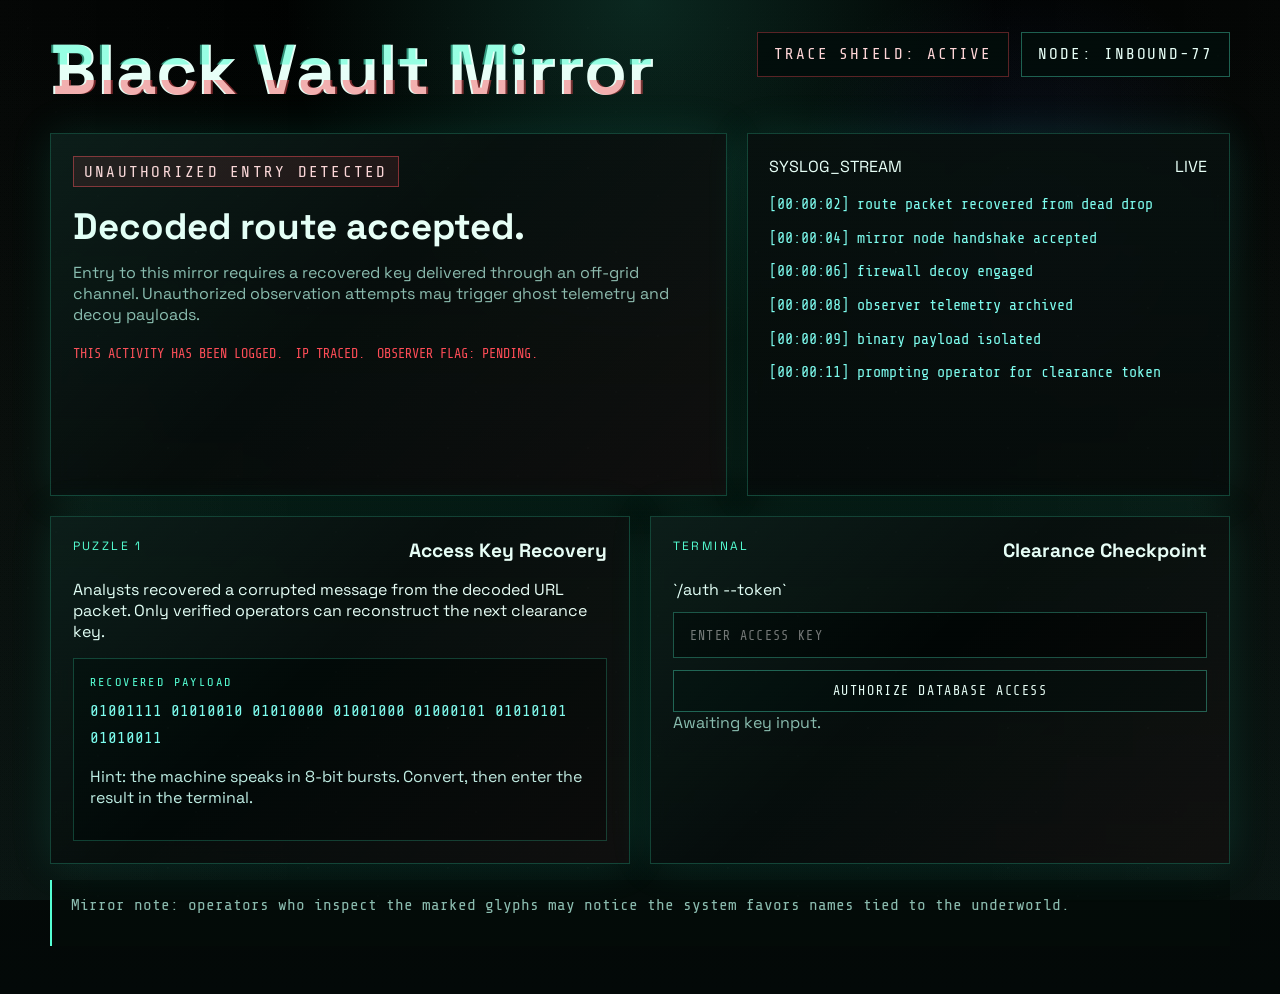
<file: index.html>
<!DOCTYPE html>
<html lang="en">
<head>
  <meta charset="UTF-8">
  <meta name="viewport" content="width=device-width, initial-scale=1.0">
  <title>Restricted Node :: Entry</title>
  <link rel="preconnect" href="https://fonts.googleapis.com">
  <link rel="preconnect" href="https://fonts.gstatic.com" crossorigin>
  <link href="https://fonts.googleapis.com/css2?family=Space+Grotesk:wght@400;500;700&family=Share+Tech+Mono&display=swap" rel="stylesheet">
  <link rel="stylesheet" href="styles.css">
</head>
<body data-page="entry">
  <div class="screen-noise" aria-hidden="true"></div>
  <div class="scanlines" aria-hidden="true"></div>

  <div class="loading-overlay" id="loading-overlay">
    <div class="loading-box">
      <p class="loading-label glitch" data-text="SECURE HANDSHAKE">SECURE HANDSHAKE</p>
      <p class="loading-message" id="loading-message">Decrypting recovered route...</p>
      <div class="loading-bar">
        <span id="loading-progress"></span>
      </div>
    </div>
  </div>

  <main class="page-shell">
    <header class="topbar">
      <div>
        <h1 class="glitch" data-text="Black Vault Mirror">Black Vault Mirror</h1>
      </div>
      <div class="status-cluster">
        <span class="status-pill danger">Trace Shield: Active</span>
        <span class="status-pill">Node: INBOUND-77</span>
      </div>
    </header>

    <section class="hero-grid">
      <article class="hero-card">
        <p class="hero-alert" id="entry-status">ACCESS GRANTED</p>
        <h2>Decoded route accepted.</h2>
        <p class="muted">
          Entry to this mirror requires a recovered key delivered through an off-grid channel.
          Unauthorized observation attempts may trigger ghost telemetry and decoy payloads.
        </p>
        <div class="warning-strip">
          <span>This activity has been logged.</span>
          <span>IP traced.</span>
          <span>Observer flag: pending.</span>
        </div>
      </article>

      <aside class="terminal-card">
        <div class="terminal-header">
          <span>SYSLOG_STREAM</span>
          <span class="blinker">LIVE</span>
        </div>
        <div class="terminal-feed" id="entry-log" aria-live="polite"></div>
      </aside>
    </section>

    <section class="content-grid">
      <article class="panel">
        <div class="panel-heading">
          <p class="eyebrow">Puzzle 1</p>
          <h3>Access Key Recovery</h3>
        </div>
        <p>
          Analysts recovered a corrupted message from the decoded URL packet.
          Only verified operators can reconstruct the next clearance key.
        </p>
        <div class="cipher-box">
          <p class="label">Recovered Payload</p>
          <code id="cipher-text">01001111 01010010 01010000 01001000 01000101 01010101 01010011</code>
          <p class="hint">
            Hint: the machine speaks in 8-bit bursts. Convert, then enter the result in the terminal.
          </p>
        </div>
      </article>

      <article class="panel">
        <div class="panel-heading">
          <p class="eyebrow">Terminal</p>
          <h3>Clearance Checkpoint</h3>
        </div>
        <form id="access-form" class="terminal-form">
          <label for="access-code">`/auth --token`</label>
          <input id="access-code" name="access-code" type="text" autocomplete="off" spellcheck="false" placeholder="ENTER ACCESS KEY">
          <button type="submit" class="primary-btn">Authorize Database Access</button>
        </form>
        <p class="form-message" id="access-message">Awaiting key input.</p>
      </article>
    </section>

    <section class="footer-note">
      <p>
        Mirror note: operators who inspect the marked glyphs may notice the system favors names tied to the underworld.
      </p>
    </section>
  </main>

  <script src="script.js"></script>
</body>
</html>
</file>
<file: styles.css>
:root {
  --bg: #040705;
  --bg-soft: #0b1412;
  --panel: rgba(8, 16, 14, 0.82);
  --panel-strong: rgba(4, 12, 10, 0.94);
  --line: rgba(67, 255, 200, 0.22);
  --glow: #55ffd4;
  --glow-strong: #7efef0;
  --danger: #ff4d57;
  --warning: #ffc14d;
  --text: #e7fff7;
  --muted: #8bbcaf;
  --shadow: 0 0 40px rgba(38, 231, 182, 0.12);
}

* {
  box-sizing: border-box;
}

html {
  scroll-behavior: smooth;
}

body {
  margin: 0;
  min-height: 100vh;
  font-family: "Space Grotesk", sans-serif;
  color: var(--text);
  background:
    radial-gradient(circle at top, rgba(51, 188, 152, 0.2), transparent 30%),
    radial-gradient(circle at 80% 20%, rgba(91, 122, 255, 0.1), transparent 18%),
    linear-gradient(180deg, #010302 0%, #040705 45%, #030908 100%);
  overflow-x: hidden;
}

body::before {
  content: "";
  position: fixed;
  inset: 0;
  background:
    linear-gradient(90deg, rgba(255, 255, 255, 0.02), transparent 25%, transparent 75%, rgba(255, 255, 255, 0.02)),
    linear-gradient(180deg, transparent, rgba(85, 255, 212, 0.035));
  pointer-events: none;
}

.screen-noise,
.scanlines {
  position: fixed;
  inset: 0;
  pointer-events: none;
  z-index: 10;
}

.screen-noise {
  opacity: 0.055;
  background-image:
    radial-gradient(circle at 20% 20%, rgba(255, 255, 255, 0.3) 0 1px, transparent 1px),
    radial-gradient(circle at 70% 40%, rgba(255, 255, 255, 0.22) 0 1px, transparent 1px),
    radial-gradient(circle at 40% 80%, rgba(255, 255, 255, 0.22) 0 1px, transparent 1px);
  background-size: 140px 140px;
  animation: drift 16s linear infinite;
}

.scanlines {
  background: repeating-linear-gradient(
    to bottom,
    rgba(255, 255, 255, 0.04) 0,
    rgba(255, 255, 255, 0.04) 1px,
    transparent 1px,
    transparent 4px
  );
  opacity: 0.06;
}

.loading-overlay {
  position: fixed;
  inset: 0;
  display: grid;
  place-items: center;
  background: rgba(1, 4, 3, 0.96);
  z-index: 30;
  transition: opacity 0.5s ease, visibility 0.5s ease;
}

.loading-overlay.hidden,
.mission-overlay.hidden {
  opacity: 0;
  visibility: hidden;
}

.mission-overlay {
  position: fixed;
  inset: 0;
  display: grid;
  place-items: center;
  background: rgba(1, 4, 3, 0.9);
  z-index: 25;
  transition: opacity 0.35s ease, visibility 0.35s ease;
}

.loading-box,
.mission-card,
.panel,
.hero-card,
.terminal-card,
.banner-panel {
  border: 1px solid var(--line);
  box-shadow: var(--shadow);
}

.loading-box {
  width: min(92vw, 540px);
  padding: 2rem;
  background: var(--panel-strong);
  text-align: center;
}

.mission-card {
  width: min(92vw, 560px);
  padding: 2rem;
  background: var(--panel-strong);
  text-align: center;
}

.loading-label,
.terminal-feed,
code,
.terminal-form input,
.detail-list,
.log-stack,
.notes-list,
.records-table,
.footer-note,
.label,
.record-meta {
  font-family: "Share Tech Mono", monospace;
}

.loading-message,
.muted,
.form-message,
.record-meta,
.notes-list,
.log-stack,
.footer-note {
  color: var(--muted);
}

.loading-bar {
  margin-top: 1.25rem;
  height: 10px;
  border: 1px solid var(--line);
  overflow: hidden;
}

.loading-bar span {
  display: block;
  width: 0;
  height: 100%;
  background: linear-gradient(90deg, var(--glow), var(--glow-strong));
  box-shadow: 0 0 18px rgba(126, 254, 240, 0.6);
  transition: width 0.35s ease;
}

.page-shell {
  width: min(1180px, calc(100vw - 2rem));
  margin: 0 auto;
  padding: 2rem 0 3rem;
  position: relative;
  z-index: 1;
}

.topbar,
.hero-grid,
.content-grid,
.dashboard-grid,
.dossier-grid {
  display: grid;
  gap: 1.25rem;
}

.topbar {
  grid-template-columns: 1fr auto;
  align-items: start;
  margin-bottom: 1.5rem;
}

.status-cluster {
  display: flex;
  flex-wrap: wrap;
  gap: 0.75rem;
  justify-content: flex-end;
}

.eyebrow,
.label {
  text-transform: uppercase;
  letter-spacing: 0.2em;
  font-size: 0.75rem;
  margin: 0 0 0.55rem;
  color: var(--glow);
}

h1,
h2,
h3,
h4,
p {
  margin-top: 0;
}

h1 {
  font-size: clamp(2rem, 8vw, 4.4rem);
  margin-bottom: 0;
  line-height: 1.1;
}

h2 {
  font-size: clamp(1.4rem, 3vw, 2.3rem);
  margin-bottom: 0.75rem;
}

h3 {
  font-size: 1.2rem;
  margin-bottom: 0;
}

.hero-grid {
  grid-template-columns: 1.4fr 1fr;
  margin-bottom: 1.25rem;
}

.hero-card,
.terminal-card,
.panel,
.banner-panel {
  background: linear-gradient(180deg, rgba(8, 17, 15, 0.94), rgba(7, 13, 12, 0.82));
  backdrop-filter: blur(10px);
  padding: 1.35rem;
  position: relative;
  overflow: hidden;
}

.hero-card::after,
.panel::after,
.banner-panel::after {
  content: "";
  position: absolute;
  inset: 0;
  background: linear-gradient(135deg, rgba(85, 255, 212, 0.06), transparent 45%, rgba(255, 77, 87, 0.04));
  pointer-events: none;
}

.hero-alert {
  display: inline-flex;
  align-items: center;
  gap: 0.5rem;
  padding: 0.35rem 0.65rem;
  border: 1px solid rgba(255, 77, 87, 0.45);
  color: #ffd6d8;
  background: rgba(255, 77, 87, 0.1);
  font-family: "Share Tech Mono", monospace;
  letter-spacing: 0.14em;
  text-transform: uppercase;
}

.hero-alert.success {
  border-color: rgba(85, 255, 212, 0.4);
  color: var(--glow-strong);
  background: rgba(85, 255, 212, 0.08);
}

.hero-alert.warning {
  border-color: rgba(255, 193, 77, 0.5);
  color: #ffe1a8;
  background: rgba(255, 193, 77, 0.08);
}

.warning-strip {
  display: flex;
  flex-wrap: wrap;
  gap: 0.75rem;
  margin-top: 1.3rem;
  color: var(--danger);
  font-family: "Share Tech Mono", monospace;
  text-transform: uppercase;
  font-size: 0.85rem;
}

.terminal-header,
.panel-heading {
  display: flex;
  justify-content: space-between;
  align-items: end;
  gap: 1rem;
  margin-bottom: 1rem;
}

.terminal-feed {
  min-height: 280px;
  max-height: 340px;
  overflow: auto;
  color: var(--glow-strong);
  font-size: 0.94rem;
  line-height: 1.6;
  padding-right: 0.5rem;
}

.terminal-feed p {
  margin-bottom: 0.6rem;
}

.content-grid,
.dossier-grid {
  grid-template-columns: repeat(2, minmax(0, 1fr));
}

.cipher-box {
  margin-top: 1rem;
  padding: 1rem;
  background: rgba(2, 9, 8, 0.8);
  border: 1px solid var(--line);
}

code {
  display: block;
  color: var(--glow-strong);
  line-height: 1.7;
  word-break: break-word;
}

.hint {
  margin-top: 0.85rem;
  color: #bfeee4;
}

.terminal-form {
  display: grid;
  gap: 0.75rem;
}

.terminal-form input {
  width: 100%;
  background: rgba(1, 6, 5, 0.9);
  border: 1px solid rgba(85, 255, 212, 0.3);
  color: var(--text);
  padding: 0.9rem 1rem;
  outline: none;
  text-transform: uppercase;
  letter-spacing: 0.1em;
}

.terminal-form input:focus {
  border-color: var(--glow);
  box-shadow: 0 0 0 3px rgba(85, 255, 212, 0.12);
}

.primary-btn,
.status-pill {
  border: 1px solid rgba(85, 255, 212, 0.35);
  background: rgba(3, 14, 11, 0.92);
  color: var(--text);
  padding: 0.78rem 1rem;
  text-decoration: none;
  text-transform: uppercase;
  letter-spacing: 0.12em;
  font-family: "Share Tech Mono", monospace;
}

.primary-btn {
  cursor: pointer;
  transition: transform 0.2s ease, box-shadow 0.2s ease, border-color 0.2s ease;
}

.primary-btn:hover,
.primary-btn:focus-visible,
.link-pill:hover,
.link-pill:focus-visible {
  transform: translateY(-1px);
  border-color: var(--glow);
  box-shadow: 0 0 24px rgba(85, 255, 212, 0.18);
}

.inline-btn {
  display: inline-flex;
  align-items: center;
  justify-content: center;
}

.form-message {
  min-height: 1.5em;
}

.banner-panel {
  display: flex;
  justify-content: space-between;
  align-items: end;
  gap: 1rem;
  margin-bottom: 1.25rem;
}

.dashboard-grid {
  grid-template-columns: repeat(2, minmax(0, 1fr));
}

.wide-panel {
  grid-column: span 2;
}

.evidence-actions {
  display: flex;
  flex-wrap: wrap;
  gap: 0.75rem;
  margin: 1rem 0;
}

.pdf-frame {
  width: 100%;
  min-height: 720px;
  border: 1px solid rgba(85, 255, 212, 0.18);
  background: rgba(3, 10, 8, 0.9);
}

.record-list,
.detail-list,
.notes-list {
  list-style: none;
  padding: 0;
  margin: 0;
}

.record-item,
.detail-list li,
.records-row,
.records-head {
  display: grid;
  gap: 1rem;
}

.record-item {
  grid-template-columns: 1fr auto;
  padding: 0.9rem 0;
  border-bottom: 1px solid rgba(85, 255, 212, 0.12);
}

.clue-hover {
  position: relative;
  cursor: help;
}

.clue-hover::after {
  content: attr(data-clue);
  position: absolute;
  right: 0;
  top: calc(100% + 0.35rem);
  padding: 0.5rem 0.65rem;
  background: rgba(0, 0, 0, 0.95);
  border: 1px solid var(--line);
  color: var(--glow-strong);
  font-family: "Share Tech Mono", monospace;
  font-size: 0.82rem;
  opacity: 0;
  transform: translateY(-4px);
  pointer-events: none;
  transition: opacity 0.18s ease, transform 0.18s ease;
  white-space: nowrap;
  z-index: 2;
}

.clue-hover:hover::after,
.clue-hover:focus-within::after {
  opacity: 1;
  transform: translateY(0);
}

.personnel-grid {
  display: grid;
  gap: 0.9rem;
}

.person-card {
  padding: 1rem;
  background: rgba(4, 11, 10, 0.76);
  border: 1px solid rgba(85, 255, 212, 0.12);
}

.records-table {
  width: 100%;
}

.records-head,
.records-row {
  grid-template-columns: 1.8fr 1fr 0.9fr 1fr;
  padding: 0.85rem 0.65rem;
}

.records-head {
  text-transform: uppercase;
  letter-spacing: 0.12em;
  color: var(--glow);
  border-bottom: 1px solid rgba(85, 255, 212, 0.22);
}

.records-row {
  border-bottom: 1px solid rgba(85, 255, 212, 0.08);
}

.special-row {
  background: rgba(255, 77, 87, 0.05);
  border: 1px solid rgba(255, 77, 87, 0.16);
}

.danger-text {
  color: var(--danger);
}

.warning-text {
  color: var(--warning);
}

.detail-list li {
  grid-template-columns: 140px 1fr;
  padding: 0.7rem 0;
  border-bottom: 1px solid rgba(85, 255, 212, 0.1);
}

.detail-list span {
  color: var(--muted);
}

.log-stack p {
  padding: 0.8rem 0;
  border-bottom: 1px solid rgba(85, 255, 212, 0.08);
}

.notes-list li {
  padding: 0.7rem 0 0.7rem 1.1rem;
  position: relative;
}

.notes-list li::before {
  content: ">";
  position: absolute;
  left: 0;
  color: var(--glow);
}

.reveal-message {
  font-size: clamp(1.1rem, 2vw, 1.4rem);
  line-height: 1.6;
}

.reveal-message span {
  color: var(--glow-strong);
}

.print-footer {
  margin-top: 1.5rem;
  padding: 1rem 1.25rem;
  border: 1px solid rgba(85, 255, 212, 0.18);
  background: rgba(5, 12, 10, 0.9);
  font-family: "Share Tech Mono", monospace;
}

.footer-note {
  margin-top: 1rem;
  padding: 1rem 1.2rem;
  border-left: 2px solid var(--glow);
  background: rgba(4, 12, 10, 0.76);
}

.status-pill.danger {
  border-color: rgba(255, 77, 87, 0.35);
  color: #ffd6d8;
}

.blinker {
  animation: blink 1s steps(2, start) infinite;
}

.glitch {
  position: relative;
}

.glitch::before,
.glitch::after {
  content: attr(data-text);
  position: absolute;
  inset: 0;
  pointer-events: none;
}

.glitch::before {
  color: rgba(85, 255, 212, 0.55);
  transform: translate(-2px, 0);
  clip-path: inset(12% 0 58% 0);
  animation: glitchSlice 3s infinite linear alternate-reverse;
}

.glitch::after {
  color: rgba(255, 77, 87, 0.45);
  transform: translate(2px, 0);
  clip-path: inset(62% 0 6% 0);
  animation: glitchSlice 2.5s infinite linear alternate;
}

@keyframes drift {
  from { transform: translateY(0); }
  to { transform: translateY(-120px); }
}

@keyframes blink {
  50% { opacity: 0.3; }
}

@keyframes glitchSlice {
  0%, 100% { clip-path: inset(12% 0 58% 0); }
  25% { clip-path: inset(72% 0 3% 0); }
  50% { clip-path: inset(38% 0 32% 0); }
  75% { clip-path: inset(8% 0 78% 0); }
}

@media (max-width: 900px) {
  .hero-grid,
  .content-grid,
  .dashboard-grid,
  .dossier-grid {
    grid-template-columns: 1fr;
  }

  .topbar,
  .banner-panel {
    grid-template-columns: 1fr;
    gap: 1rem;
  }

  .status-cluster {
    justify-content: flex-start;
    gap: 0.5rem;
  }

  .wide-panel {
    grid-column: auto;
  }

  .records-head,
  .records-row {
    grid-template-columns: repeat(2, minmax(0, 1fr));
  }
}

@media (max-width: 640px) {
  .page-shell {
    width: 100%;
    padding: 1rem 0.75rem 2rem;
  }

  .topbar {
    margin-bottom: 1rem;
  }

  .status-cluster {
    flex-direction: column;
    align-items: stretch;
    width: 100%;
  }

  .status-pill {
    text-align: center;
    padding: 0.6rem 0.8rem;
    font-size: 0.85rem;
  }

  .hero-card,
  .terminal-card,
  .panel,
  .banner-panel,
  .loading-box {
    padding: 1.1rem;
  }

  .records-head,
  .records-row,
  .detail-list li,
  .record-item {
    grid-template-columns: 1fr;
    gap: 0.5rem;
  }

  .record-meta {
    margin-top: 0.25rem;
  }

  .cipher-box {
    padding: 0.8rem;
  }

  .clue-hover::after {
    white-space: normal;
    width: calc(100vw - 3rem);
    left: 0;
    right: 0;
  }
}

@media print {
  body {
    background: #fff;
    color: #000;
  }

  .screen-noise,
  .scanlines,
  .topbar .status-cluster,
  .loading-overlay,
  .mission-overlay,
  .evidence-actions,
  .pdf-frame {
    display: none !important;
  }

  .page-shell,
  .print-shell {
    width: 100%;
    padding: 0;
  }

  .panel,
  .banner-panel,
  .print-footer {
    background: #fff;
    color: #000;
    border-color: #000;
    box-shadow: none;
  }

  .muted,
  .label,
  .record-meta,
  .notes-list,
  .log-stack,
  .footer-note,
  .hero-alert {
    color: #222 !important;
    background: transparent;
  }

  .glitch::before,
  .glitch::after,
  .scanlines,
  .screen-noise {
    display: none;
  }

  a {
    color: #000;
    text-decoration: none;
  }
}
</file>
